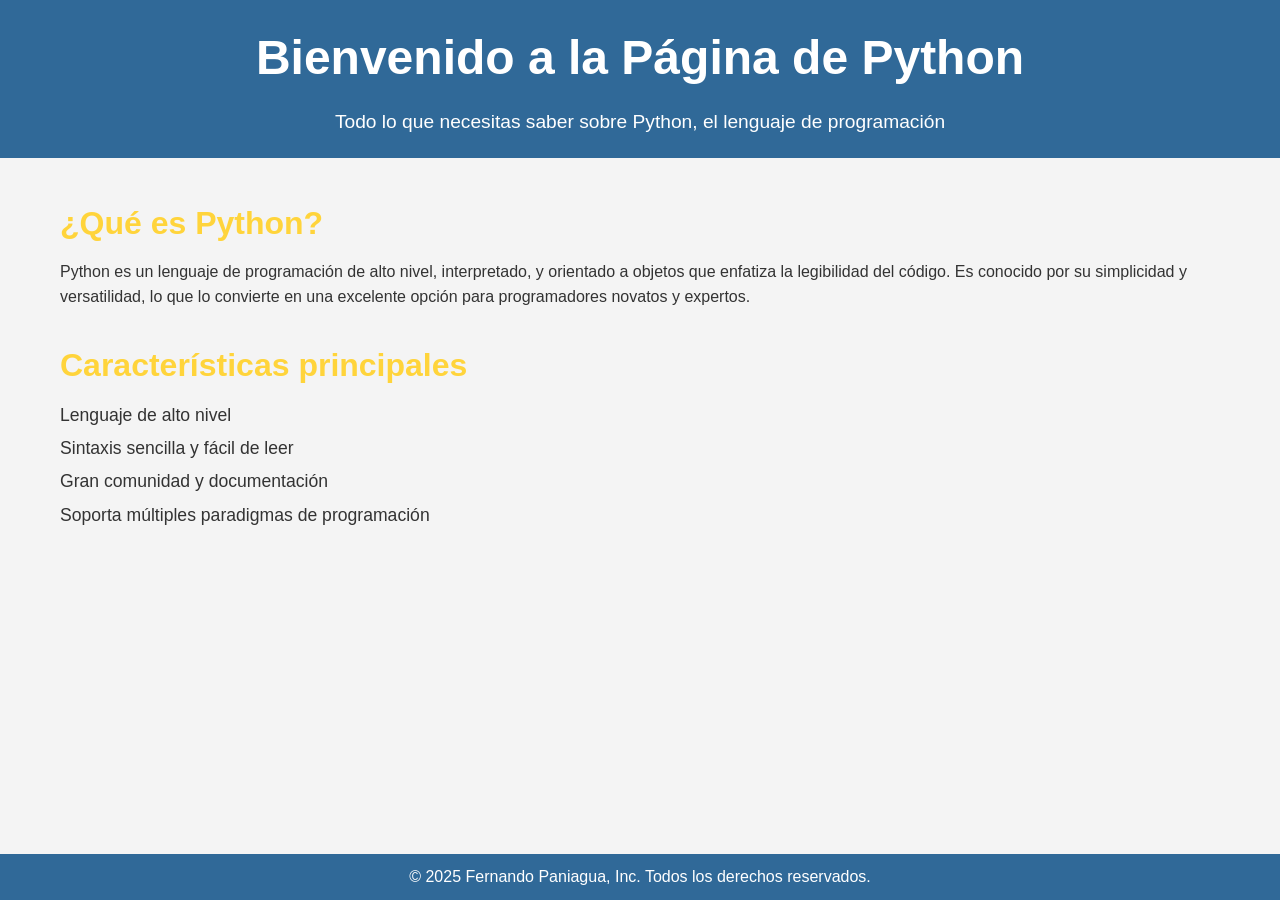
<file: index.html>
<!DOCTYPE html>
<html lang="es">

<head>
    <meta charset="UTF-8">
    <meta name="viewport" content="width=device-width, initial-scale=1.0">
    <meta http-equiv="X-UA-Compatible" content="ie=edge">
    <title>Todo sobre Python</title>
    <link rel="stylesheet" href="style.css">
</head>

<body>
    <header>
        <h1>Bienvenido a la Página de Python</h1>
        <p>Todo lo que necesitas saber sobre Python, el lenguaje de programación</p>
    </header>
    <section class="content">
        <article>
            <h2>¿Qué es Python?</h2>
            <p>Python es un lenguaje de programación de alto nivel, interpretado, y orientado a objetos que enfatiza la
                legibilidad del código. Es conocido por su simplicidad y versatilidad, lo que lo convierte en una
                excelente opción para programadores novatos y expertos.</p>
        </article>
        <article>
            <h2>Características principales</h2>
            <ul>
                <li>Lenguaje de alto nivel</li>
                <li>Sintaxis sencilla y fácil de leer</li>
                <li>Gran comunidad y documentación</li>
                <li>Soporta múltiples paradigmas de programación</li>
            </ul>
        </article>
    </section>
    <footer>
        <p>&copy; 2025 Fernando Paniagua, Inc. Todos los derechos reservados.</p>
    </footer>
</body>

</html>
</file>
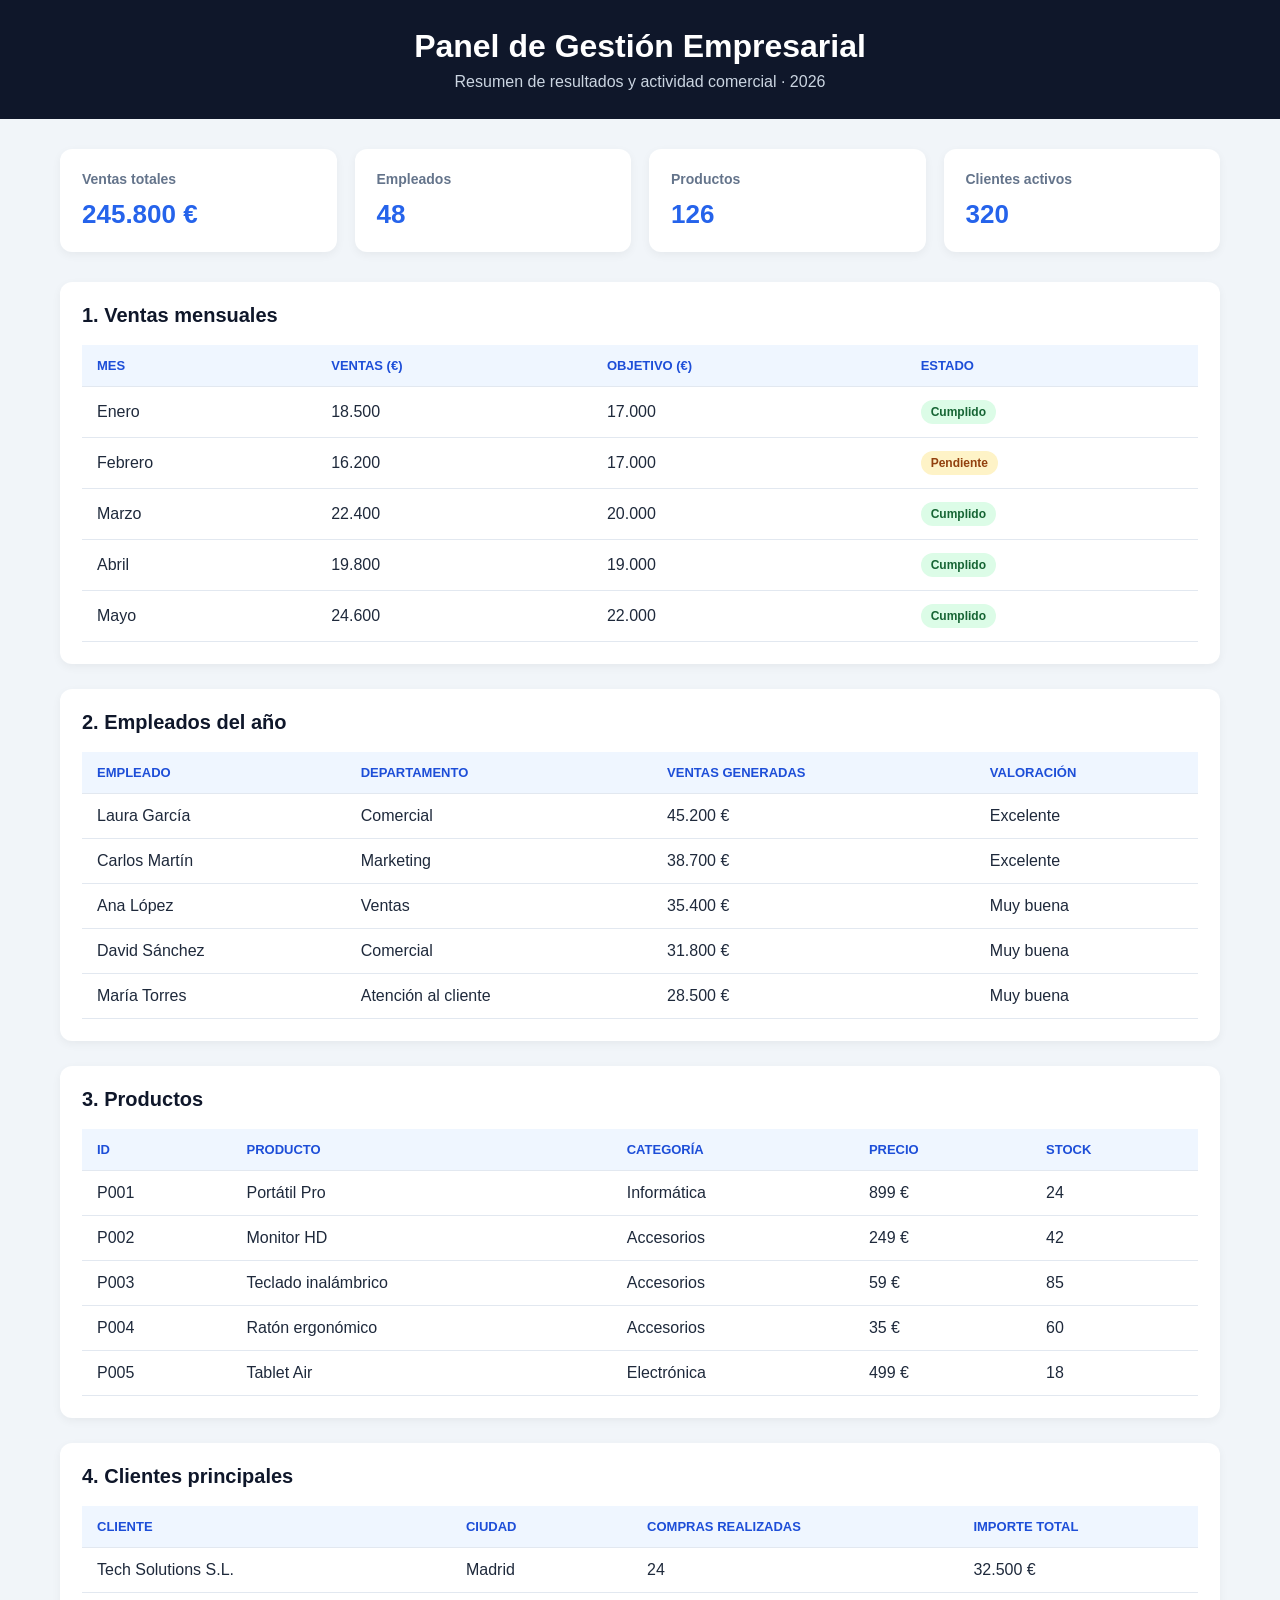
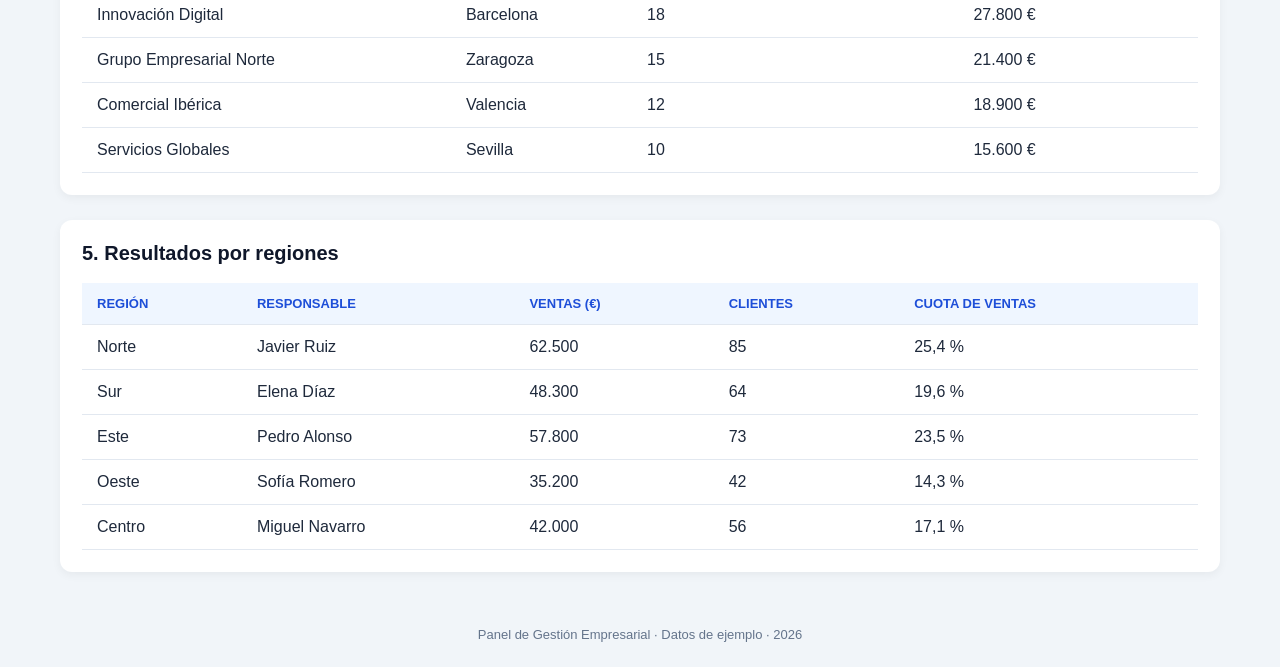
<file: datos/tablas.html>
<!DOCTYPE html>
<html lang="es">
<head>
    <meta charset="UTF-8">
    <meta name="viewport" content="width=device-width, initial-scale=1.0">
    <title>Panel de Gestión Empresarial</title>
    <style>
        * {
            box-sizing: border-box;
        }

        body {
            margin: 0;
            font-family: Arial, sans-serif;
            background: #f1f5f9;
            color: #1e293b;
        }

        header {
            background: #0f172a;
            color: white;
            padding: 28px 20px;
            text-align: center;
        }

        header h1 {
            margin: 0 0 8px;
        }

        header p {
            margin: 0;
            color: #cbd5e1;
        }

        main {
            max-width: 1200px;
            margin: 30px auto;
            padding: 0 20px;
        }

        .resumen {
            display: grid;
            grid-template-columns: repeat(auto-fit, minmax(200px, 1fr));
            gap: 18px;
            margin-bottom: 30px;
        }

        .tarjeta {
            background: white;
            padding: 22px;
            border-radius: 12px;
            box-shadow: 0 3px 10px #0000000d;
        }

        .tarjeta h3 {
            color: #64748b;
            font-size: 14px;
            margin: 0 0 12px;
        }

        .tarjeta p {
            color: #2563eb;
            font-size: 26px;
            font-weight: bold;
            margin: 0;
        }

        .tabla-contenedor {
            background: white;
            padding: 22px;
            margin-bottom: 25px;
            border-radius: 12px;
            box-shadow: 0 3px 10px #0000000d;
            overflow-x: auto;
        }

        h2 {
            font-size: 20px;
            margin-top: 0;
            margin-bottom: 18px;
            color: #0f172a;
        }

        table {
            width: 100%;
            border-collapse: collapse;
            min-width: 520px;
        }

        th, td {
            text-align: left;
            padding: 13px 15px;
            border-bottom: 1px solid #e2e8f0;
        }

        th {
            background: #eff6ff;
            color: #1d4ed8;
            font-size: 13px;
            text-transform: uppercase;
        }

        tbody tr:hover {
            background: #f8fafc;
        }

        .estado {
            display: inline-block;
            padding: 5px 10px;
            border-radius: 20px;
            font-size: 12px;
            font-weight: bold;
        }

        .activo {
            background: #dcfce7;
            color: #166534;
        }

        .pendiente {
            background: #fef3c7;
            color: #92400e;
        }

        footer {
            text-align: center;
            padding: 25px;
            color: #64748b;
            font-size: 13px;
        }

        @media (max-width: 600px) {
            header h1 {
                font-size: 24px;
            }

            main {
                padding: 0 12px;
            }

            .tabla-contenedor {
                padding: 15px;
            }
        }
    </style>
</head>
<body>

<header>
    <h1>Panel de Gestión Empresarial</h1>
    <p>Resumen de resultados y actividad comercial · 2026</p>
</header>

<main>
    <section class="resumen">
        <div class="tarjeta">
            <h3>Ventas totales</h3>
            <p>245.800 €</p>
        </div>
        <div class="tarjeta">
            <h3>Empleados</h3>
            <p>48</p>
        </div>
        <div class="tarjeta">
            <h3>Productos</h3>
            <p>126</p>
        </div>
        <div class="tarjeta">
            <h3>Clientes activos</h3>
            <p>320</p>
        </div>
    </section>

    <!-- TABLA 1: VENTAS MENSUALES -->
    <section class="tabla-contenedor">
        <h2>1. Ventas mensuales</h2>
        <table>
            <thead>
                <tr>
                    <th>Mes</th>
                    <th>Ventas (€)</th>
                    <th>Objetivo (€)</th>
                    <th>Estado</th>
                </tr>
            </thead>
            <tbody>
                <tr><td>Enero</td><td>18.500</td><td>17.000</td><td><span class="estado activo">Cumplido</span></td></tr>
                <tr><td>Febrero</td><td>16.200</td><td>17.000</td><td><span class="estado pendiente">Pendiente</span></td></tr>
                <tr><td>Marzo</td><td>22.400</td><td>20.000</td><td><span class="estado activo">Cumplido</span></td></tr>
                <tr><td>Abril</td><td>19.800</td><td>19.000</td><td><span class="estado activo">Cumplido</span></td></tr>
                <tr><td>Mayo</td><td>24.600</td><td>22.000</td><td><span class="estado activo">Cumplido</span></td></tr>
            </tbody>
        </table>
    </section>

    <!-- TABLA 2: EMPLEADOS DEL AÑO -->
    <section class="tabla-contenedor">
        <h2>2. Empleados del año</h2>
        <table>
            <thead>
                <tr>
                    <th>Empleado</th>
                    <th>Departamento</th>
                    <th>Ventas generadas</th>
                    <th>Valoración</th>
                </tr>
            </thead>
            <tbody>
                <tr><td>Laura García</td><td>Comercial</td><td>45.200 €</td><td>Excelente</td></tr>
                <tr><td>Carlos Martín</td><td>Marketing</td><td>38.700 €</td><td>Excelente</td></tr>
                <tr><td>Ana López</td><td>Ventas</td><td>35.400 €</td><td>Muy buena</td></tr>
                <tr><td>David Sánchez</td><td>Comercial</td><td>31.800 €</td><td>Muy buena</td></tr>
                <tr><td>María Torres</td><td>Atención al cliente</td><td>28.500 €</td><td>Muy buena</td></tr>
            </tbody>
        </table>
    </section>

    <!-- TABLA 3: PRODUCTOS -->
    <section class="tabla-contenedor">
        <h2>3. Productos</h2>
        <table>
            <thead>
                <tr>
                    <th>ID</th>
                    <th>Producto</th>
                    <th>Categoría</th>
                    <th>Precio</th>
                    <th>Stock</th>
                </tr>
            </thead>
            <tbody>
                <tr><td>P001</td><td>Portátil Pro</td><td>Informática</td><td>899 €</td><td>24</td></tr>
                <tr><td>P002</td><td>Monitor HD</td><td>Accesorios</td><td>249 €</td><td>42</td></tr>
                <tr><td>P003</td><td>Teclado inalámbrico</td><td>Accesorios</td><td>59 €</td><td>85</td></tr>
                <tr><td>P004</td><td>Ratón ergonómico</td><td>Accesorios</td><td>35 €</td><td>60</td></tr>
                <tr><td>P005</td><td>Tablet Air</td><td>Electrónica</td><td>499 €</td><td>18</td></tr>
            </tbody>
        </table>
    </section>

    <!-- TABLA 4: CLIENTES PRINCIPALES -->
    <section class="tabla-contenedor">
        <h2>4. Clientes principales</h2>
        <table>
            <thead>
                <tr>
                    <th>Cliente</th>
                    <th>Ciudad</th>
                    <th>Compras realizadas</th>
                    <th>Importe total</th>
                </tr>
            </thead>
            <tbody>
                <tr><td>Tech Solutions S.L.</td><td>Madrid</td><td>24</td><td>32.500 €</td></tr>
                <tr><td>Innovación Digital</td><td>Barcelona</td><td>18</td><td>27.800 €</td></tr>
                <tr><td>Grupo Empresarial Norte</td><td>Zaragoza</td><td>15</td><td>21.400 €</td></tr>
                <tr><td>Comercial Ibérica</td><td>Valencia</td><td>12</td><td>18.900 €</td></tr>
                <tr><td>Servicios Globales</td><td>Sevilla</td><td>10</td><td>15.600 €</td></tr>
            </tbody>
        </table>
    </section>

    <!-- TABLA 5: REGIONES -->
    <section class="tabla-contenedor">
        <h2>5. Resultados por regiones</h2>
        <table>
            <thead>
                <tr>
                    <th>Región</th>
                    <th>Responsable</th>
                    <th>Ventas (€)</th>
                    <th>Clientes</th>
                    <th>Cuota de ventas</th>
                </tr>
            </thead>
            <tbody>
                <tr><td>Norte</td><td>Javier Ruiz</td><td>62.500</td><td>85</td><td>25,4 %</td></tr>
                <tr><td>Sur</td><td>Elena Díaz</td><td>48.300</td><td>64</td><td>19,6 %</td></tr>
                <tr><td>Este</td><td>Pedro Alonso</td><td>57.800</td><td>73</td><td>23,5 %</td></tr>
                <tr><td>Oeste</td><td>Sofía Romero</td><td>35.200</td><td>42</td><td>14,3 %</td></tr>
                <tr><td>Centro</td><td>Miguel Navarro</td><td>42.000</td><td>56</td><td>17,1 %</td></tr>
            </tbody>
        </table>
    </section>
</main>

<footer>
    Panel de Gestión Empresarial · Datos de ejemplo · 2026
</footer>

</body>
</html>
</file>
<file: style.css>
/* Reset básico para márgenes y padding */
* {
    margin: 0;
    padding: 0;
    box-sizing: border-box;
}

body {
    font-family: Arial, sans-serif;
    line-height: 1.6;
    background-color: #f4f4f4;
    color: #333;
}

header {
    background-color: #306998;
    /* Azul de Python */
    color: white;
    padding: 20px;
    text-align: center;
}

header h1 {
    font-size: 3rem;
    margin-bottom: 10px;
}

header p {
    font-size: 1.2rem;
}

.content {
    max-width: 1200px;
    margin: 20px auto;
    padding: 20px;
}

article {
    margin-bottom: 30px;
}

h2 {
    color: #FFD43B;
    /* Amarillo de Python */
    font-size: 2rem;
    margin-bottom: 10px;
}

ul {
    list-style-type: none;
}

ul li {
    font-size: 1.1rem;
    margin: 5px 0;
}

footer {
    background-color: #306998;
    /* Azul de Python */
    color: white;
    text-align: center;
    padding: 10px;
    position: fixed;
    width: 100%;
    bottom: 0;
}
</file>
